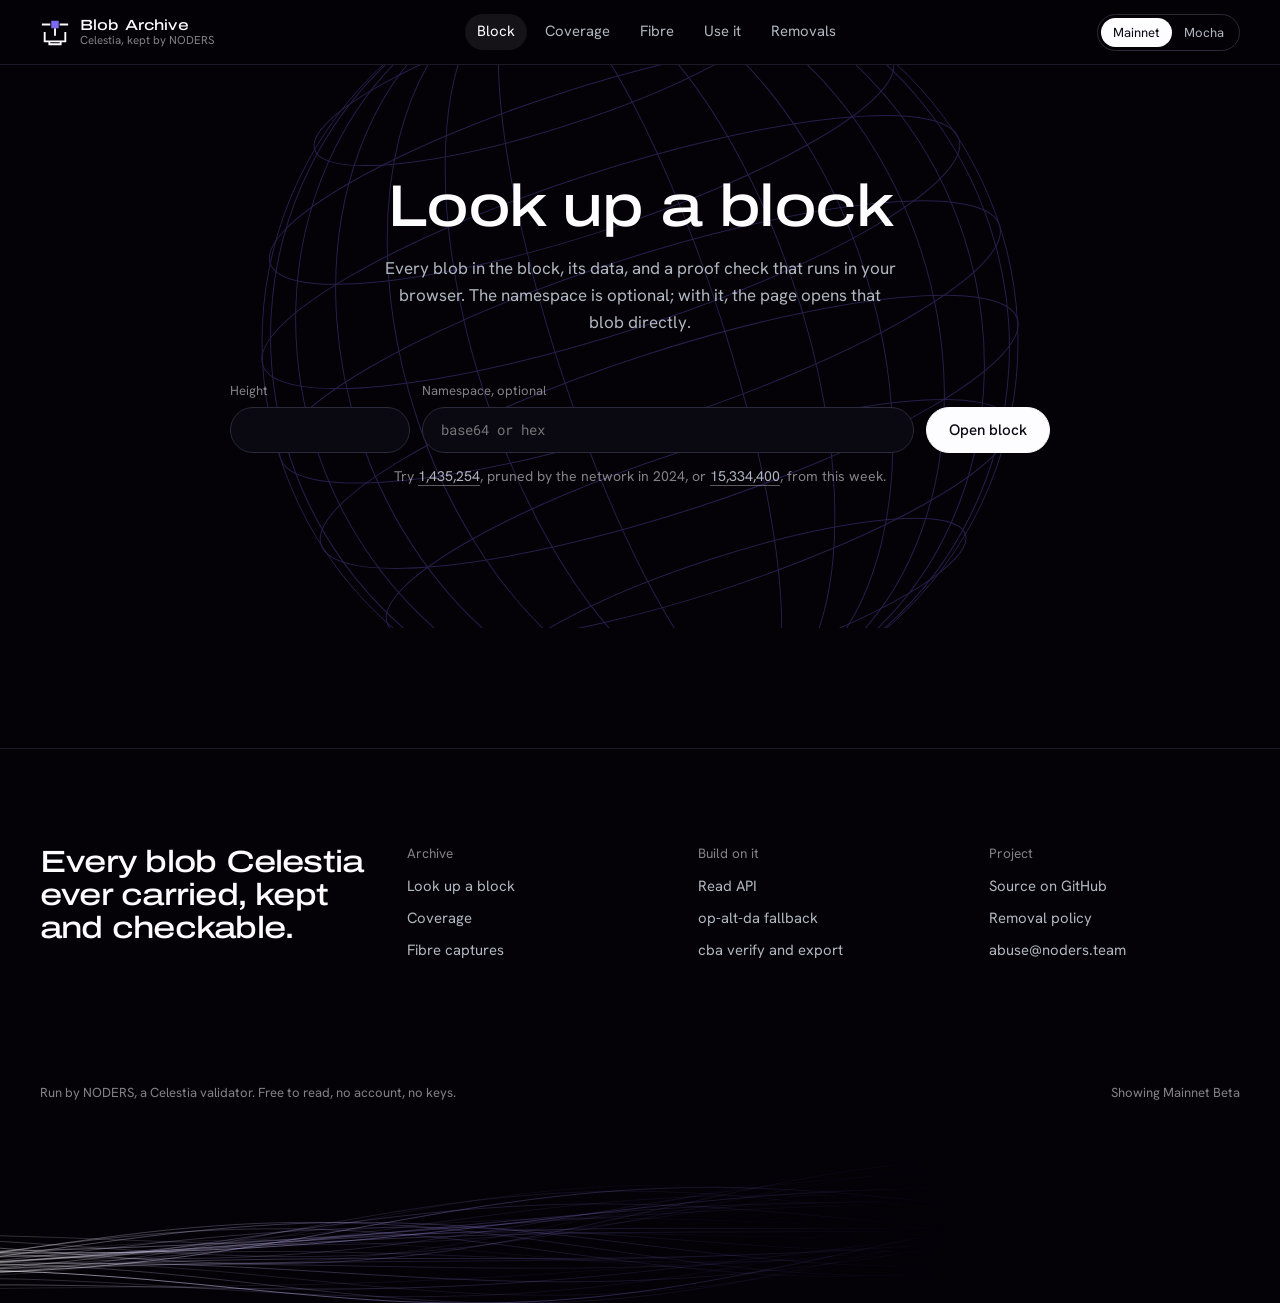
<file: site/block.html>
<!doctype html>
<html lang="en">
<head>
<meta charset="utf-8">
<meta name="viewport" content="width=device-width, initial-scale=1">
<title>Look up a block, Celestia Blob Archive</title>
<meta name="description" content="Every blob of a Celestia block, its data, and a proof check you can run in your browser.">
<meta name="theme-color" content="#040207">
<link rel="preconnect" href="https://fonts.googleapis.com">
<link rel="preconnect" href="https://fonts.gstatic.com" crossorigin>
<link href="https://fonts.googleapis.com/css2?family=Archivo:wdth,wght@62..125,400..600&family=Hanken+Grotesk:wght@400;500;600&family=Roboto+Mono:wght@400;500&display=swap" rel="stylesheet">
<link rel="icon" href="favicon.svg" type="image/svg+xml">
<link rel="stylesheet" href="site.css">
<style>
  main { padding-bottom: 120px; }
  /* finder */
  .find { padding: 40px 0 0; }
  .find h1 { display: none; }
  .find form { display: grid; grid-template-columns: 180px minmax(0, 1fr) auto; gap: 12px; align-items: end; }
  .find .pill { height: 46px; }
  .find .examples { margin: 12px 0 0; font-size: 0.88rem; color: var(--faint); }
  .find .examples a { color: var(--muted); }
  .find.alone { position: relative; isolation: isolate; padding: 110px 0 140px; text-align: center; overflow: hidden; }
  .find.alone h1 { display: block; margin: 0 auto 16px; font-size: clamp(2.2rem, 4.6vw, 3.8rem); }
  .find.alone .lead { display: block; margin: 0 auto 44px; }
  .find .lead { display: none; color: var(--muted); max-width: 52ch; }
  .find.alone form { max-width: 820px; margin: 0 auto; text-align: left; }
  .find.alone .art { position: absolute; left: 50%; top: 50%; width: 760px; transform: translate(-50%, -50%); opacity: 0.32; pointer-events: none; z-index: -1; }
  .find .art { display: none; }
  .find.alone .art { display: block; }
  @media (max-width: 720px) {
    .find form { grid-template-columns: minmax(0, 1fr); }
    .find.alone { padding: 64px 0 80px; }
  }

  /* block header */
  .bhead { display: flex; flex-wrap: wrap; justify-content: space-between; align-items: flex-end; gap: 20px; padding: 64px 0 28px; }
  .bnet { margin: 0 0 12px; color: var(--faint); font-size: 0.95rem; }
  .bhead h1 { font-size: clamp(2.3rem, 5vw, 4.2rem); }
  .bstate { margin: 16px 0 0; color: var(--muted); max-width: 60ch; }
  .bnav { display: flex; gap: 8px; }
  .bnav .pill { gap: 6px; }
  .facts { display: grid; grid-template-columns: 1.2fr 1.2fr 0.8fr 0.8fr; margin: 0; }
  .facts > div { padding: 20px 22px; min-width: 0; }
  .facts > div + div { border-left: 1px solid var(--line); }
  .facts dt { font-size: 0.8rem; color: var(--faint); margin-bottom: 6px; }
  .facts dd { margin: 0; font-size: 0.95rem; }
  .hashv { font-family: var(--mono); font-size: 0.8rem !important; overflow: hidden; text-overflow: ellipsis; white-space: nowrap; }
  @media (max-width: 1000px) {
    .facts { grid-template-columns: 1fr 1fr; }
    .facts > div:nth-child(3) { border-left: 0; }
    .facts > div:nth-child(n+3) { border-top: 1px solid var(--line); }
  }
  @media (max-width: 560px) {
    .bhead { padding-top: 40px; }
    .facts { grid-template-columns: minmax(0, 1fr); }
    .facts > div + div { border-left: 0; border-top: 1px solid var(--line); }
  }

  .bpart { padding-top: 88px; }
  .bpart-head { display: flex; flex-wrap: wrap; justify-content: space-between; align-items: baseline; gap: 10px 32px; margin-bottom: 24px; }
  .bpart-head h2 { font-size: clamp(1.5rem, 2.6vw, 2.1rem); }
  .bpart-head p { margin: 0; max-width: 52ch; font-size: 0.95rem; }
  .nsnote { color: var(--muted); font-size: 0.92rem; }
  .fibre-note { margin: 16px 0 0; padding: 14px 18px; border: 1px dashed var(--line); border-radius: 12px; color: var(--muted); font-size: 0.9rem; }
  #nsnote .notice { margin-bottom: 20px; }

  /* blob table */
  .blobtbl { border: 1px solid var(--line); border-radius: var(--radius); background: var(--bg-raise); }
  .blobtbl table { font-size: 0.92rem; }
  .blobtbl th { padding: 16px 20px 12px; }
  .blobtbl td { padding: 14px 20px; }
  .blobtbl th:first-child, .blobtbl td:first-child { padding-left: 24px; }
  .blobtbl tbody tr { cursor: pointer; }
  .blobtbl tbody tr:last-child td { border-bottom: 0; }
  .blobtbl tbody tr:hover td { background: rgba(255, 255, 255, 0.025); }
  .blobtbl tbody tr[aria-selected="true"] td { background: rgba(124, 104, 242, 0.1); }
  .blobtbl tbody tr[aria-selected="true"] td:first-child { box-shadow: inset 2px 0 0 var(--violet); }
  .blobtbl td a.hash { text-decoration: none; color: var(--ink); }
  .blobtbl td a.hash:hover { text-decoration: underline; }
  .tag { display: inline-block; margin-top: 6px; font-size: 0.75rem; color: var(--violet-text); border: 1px solid rgba(165, 151, 255, 0.45); border-radius: 999px; padding: 0 8px; }
  .c-short { display: none; }
  .blobtbl td.num { white-space: nowrap; }
  @media (max-width: 720px) { .opt, .nshex, .c-long { display: none; } .c-short { display: inline; } .blobtbl th, .blobtbl td { padding-left: 14px !important; padding-right: 10px; } }

  /* proof */
  .proof { display: grid; grid-template-columns: minmax(0, 0.95fr) minmax(0, 1.05fr); gap: 48px; align-items: start; }
  .sqfig { position: sticky; top: 88px; margin: 0; padding: 22px; }
  .sqfig canvas { display: block; width: 100%; }
  .sqlegend { display: flex; flex-wrap: wrap; gap: 4px 16px; list-style: none; margin: 16px 0 0; padding: 0; font-size: 0.8rem; color: var(--muted); }
  .sqlegend i { display: inline-block; width: 10px; height: 10px; border-radius: 2px; margin-right: 6px; vertical-align: -1px; }
  .k-blob { background: #7c68f2; } .k-other { background: #3d3670; } .k-tx { background: #5b5a70; }
  .k-pad { background: #17151f; box-shadow: inset 0 0 0 1px #2a2a3a; }
  .k-par { background: repeating-linear-gradient(135deg, #1d1b28 0 1px, #0e0c15 1px 5px); box-shadow: inset 0 0 0 1px #2a2a3a; }
  .sqfig figcaption { margin-top: 12px; font-size: 0.84rem; color: var(--faint); line-height: 1.5; }
  .zoomcap { margin: 20px 0 8px; font-size: 0.84rem; color: var(--faint); }
  #zoom { display: block; }

  .steps { list-style: none; margin: 0; padding: 0; counter-reset: st; position: relative; }
  .steps > li { counter-increment: st; position: relative; padding: 0 0 36px 56px; }
  .steps > li::before {
    content: counter(st); position: absolute; left: 0; top: -2px; width: 32px; height: 32px; border-radius: 50%;
    border: 1px solid var(--line); display: grid; place-items: center; font-family: var(--display); font-stretch: 125%; font-size: 0.85rem; color: var(--muted); background: var(--bg);
    transition: border-color 0.2s, color 0.2s;
  }
  .steps > li::after { content: ""; position: absolute; left: 16px; top: 34px; bottom: 2px; border-left: 1px solid var(--line); }
  .steps > li:last-child::after { display: none; }
  .steps > li.active::before { border-color: var(--violet); color: var(--ink); }
  .claim { font-size: 1.08rem; margin: 0 0 8px; font-weight: 500; line-height: 1.45; }
  .why { color: var(--muted); font-size: 0.94rem; margin: 0 0 14px; }
  .claim .mono, .why .mono { font-size: 0.86em; color: var(--violet-text); }
  .whos { display: flex; flex-wrap: wrap; gap: 8px; }
  .who { font-size: 0.78rem; padding: 3px 11px; border-radius: 999px; border: 1px solid var(--line); color: var(--muted); }
  .who::before { content: ""; display: inline-block; width: 6px; height: 6px; border-radius: 50%; margin-right: 7px; vertical-align: 1px; background: currentColor; }
  .w-browser { color: var(--violet-text); border-color: rgba(165, 151, 255, 0.45); }
  .w-archive { color: var(--ink); border-color: rgba(253, 252, 255, 0.35); }
  .w-node { border-style: dashed; }
  .w-node::before { background: transparent; box-shadow: inset 0 0 0 1px currentColor; }
  .w-bad { color: var(--bad); border-color: rgba(255, 138, 138, 0.5); }
  .roots { list-style: none; margin: 4px 0 12px; padding: 0; font-size: 0.85rem; }
  .roots li { display: flex; justify-content: space-between; gap: 16px; padding: 7px 0; border-bottom: 1px solid var(--line-soft); }
  .roots li span:first-child { color: var(--faint); }
  .roots .mono { overflow: hidden; text-overflow: ellipsis; }
  .steps .codebox { margin: 4px 0 14px; }

  .dataview { border: 1px solid var(--line); border-radius: 12px; overflow: hidden; background: #0a0811; margin-top: 6px; }
  .dv-bar { display: flex; justify-content: space-between; align-items: center; gap: 10px; padding: 8px 10px; border-bottom: 1px solid var(--line); }
  .dv-actions { display: flex; gap: 6px; }
  .seg { display: inline-flex; padding: 2px; border: 1px solid var(--line); border-radius: 999px; }
  .seg button { font: inherit; font-size: 0.78rem; padding: 3px 12px; border: 0; border-radius: 999px; background: transparent; color: var(--muted); cursor: pointer; }
  .seg button[aria-pressed="true"] { background: var(--ink); color: var(--paper-ink); }
  .dump { margin: 0; padding: 14px 16px; font-family: var(--mono); font-size: 0.76rem; line-height: 1.75; color: #d6d2e6; overflow: auto; max-height: 360px; white-space: pre; }
  .dump.text { white-space: pre-wrap; word-break: break-all; font-size: 0.8rem; }
  .dump .off { color: #5d5b72; }
  .dump .asc { color: var(--violet-text); }

  .verdict { margin: 4px 0 0 56px; padding: 22px 24px; border-radius: 12px; border: 1px solid rgba(165, 151, 255, 0.4); background: rgba(124, 104, 242, 0.07); }
  .verdict.bad { border-color: rgba(255, 138, 138, 0.45); background: rgba(255, 138, 138, 0.05); }
  .verdict .vt { font-family: var(--display); font-stretch: 125%; font-weight: 500; letter-spacing: -0.015em; font-size: 1.08rem; margin: 0 0 8px; }
  .verdict p.muted { margin: 0; font-size: 0.92rem; }
  #out > .notice { margin-top: 56px; max-width: 760px; }

  @media (max-width: 900px) {
    .proof { grid-template-columns: minmax(0, 1fr); gap: 32px; }
    .sqfig { position: static; padding: 16px; }
    .steps > li { padding-left: 46px; }
    .verdict { margin-left: 0; }
  }
</style>
<script>(function(d){d.classList.add("fl");var done=function(){d.classList.remove("fl")};setTimeout(done,900);if(d.fonts||document.fonts){var f=document.fonts;Promise.all([f.load("500 1em Archivo"),f.load("400 1em \"Hanken Grotesk\"")]).then(done,done)}})(document.documentElement)</script>
</head>
<body>
<header class="top" data-ph aria-hidden="true"><div class="wrap"></div></header>
<main>
  <div class="wrap">
    <section class="find" id="find" aria-labelledby="find-h">
      <div class="art" id="find-art" aria-hidden="true"></div>
      <h1 id="find-h">Look up a block</h1>
      <p class="lead">Every blob in the block, its data, and a proof check that runs in your browser. The namespace is optional; with it, the page opens that blob directly.</p>
      <form id="lookup" action="block.html" method="get" role="search">
        <input type="hidden" name="net" id="f-net">
        <label class="field">Height<input id="f-h" name="h" inputmode="numeric" autocomplete="off" spellcheck="false" required></label>
        <label class="field">Namespace, optional<input class="mono" id="f-ns" name="ns" autocomplete="off" spellcheck="false" placeholder="base64 or hex"></label>
        <button class="pill" type="submit">Open block</button>
      </form>
      <p class="examples" id="examples"></p>
    </section>
    <div id="out" aria-live="polite"><p class="loading" style="margin-top:56px">Reading the archive</p></div>
  </div>
</main>
<script type="module">
// Smooth, inertial wheel scrolling (Lenis, vendored as an ES module so it adds no globals).
// Inner scrollers (tables, code) keep native scrolling; anchor links glide and stop below the
// sticky header. Off with reduced motion.
import Lenis from "./vendor/lenis.esm.js";
if (!matchMedia("(prefers-reduced-motion: reduce)").matches) {
  window.lenis = new Lenis({ lerp: 0.1, smoothWheel: true, allowNestedScroll: true, anchors: { offset: -80 }, autoRaf: true });
}
</script>
<script src="site.js"></script>
<script src="verify.js"></script>
<script>chrome("block.html"); document.getElementById("find-art").innerHTML = sphereSVG({ size: 760, opacity: 0.9 });</script>
<script src="block.js"></script>
</body>
</html>
</file>
<file: site/site.css>
/* Celestia blob archive, direction D: in Celestia's own visual language. */
:root {
  --bg: #040207;
  --bg-raise: #0c0a13;
  --panel: #12101b;
  --line: #2a2a3a;
  --line-soft: #1b1a26;
  --ink: #fdfcff;
  --muted: #b0b7c0;
  --faint: rgba(255, 255, 255, 0.5);
  --violet: #7c68f2;
  --violet-text: #a597ff;   /* violet for text and thin strokes on dark (AA) */
  --violet-deep: #3a2f86;
  --paper: #fdfcff;
  --paper-ink: #0a0810;
  --paper-muted: #545766;
  --paper-line: #e3e1ec;
  --bad: #ff8a8a;
  --ok: #a597ff;
  /* time axis lanes */
  --archive: #7c68f2;
  --network: #b0b7c0;
  --fibre: #fdfcff;
  --gap: rgba(255, 255, 255, 0.2);
  --rule: #23222f;
  --axis: #3a3949;

  --display: "Archivo", "Helvetica Neue", Arial, sans-serif;
  --sans: "Hanken Grotesk", "Helvetica Neue", Arial, sans-serif;
  --mono: "Roboto Mono", ui-monospace, Menlo, monospace;

  --wrap: 1240px;
  --gutter: 40px;
  --radius: 14px;
}
@media (max-width: 720px) { :root { --gutter: 16px; } }

* { box-sizing: border-box; }
html { -webkit-text-size-adjust: 100%; scroll-behavior: smooth; }
@media (prefers-reduced-motion: reduce) { html { scroll-behavior: auto; } }
body {
  margin: 0; background: var(--bg); color: var(--ink);
  font-family: var(--sans); font-size: 17px; line-height: 1.6;
  -webkit-font-smoothing: antialiased; -moz-osx-font-smoothing: grayscale;
}
a { color: inherit; text-decoration-color: rgba(253, 252, 255, 0.35); text-underline-offset: 4px; text-decoration-thickness: 1px; }
a:hover { text-decoration-color: currentColor; }
:focus-visible { outline: 2px solid var(--violet-text); outline-offset: 3px; border-radius: 4px; }
p { margin: 0 0 1em; }
code, pre, kbd, .mono { font-family: var(--mono); font-size: 0.86em; }
code { color: var(--ink); background: rgba(255, 255, 255, 0.06); padding: 1px 5px; border-radius: 4px; }
h1, h2, h3 { margin: 0; font-family: var(--display); font-stretch: 125%; font-weight: 500; letter-spacing: -0.025em; line-height: 1.08; }
h1 { font-size: clamp(2.3rem, 5.2vw, 4.5rem); }
h2 { font-size: clamp(1.75rem, 3.4vw, 2.9rem); }
h3 { font-size: 1.22rem; letter-spacing: -0.015em; line-height: 1.2; }
.num, .tab { font-variant-numeric: tabular-nums; }
.sr { position: absolute; width: 1px; height: 1px; overflow: hidden; clip: rect(0 0 0 0); white-space: nowrap; }

.wrap { max-width: calc(var(--wrap) + 2 * var(--gutter)); margin: 0 auto; padding: 0 var(--gutter); }
.muted { color: var(--muted); }
.faint { color: var(--faint); }
.lede { font-size: 1.15rem; color: var(--muted); max-width: 56ch; }
.err { color: var(--bad); }

/* ---------- header ---------- */
.top { position: sticky; top: 0; z-index: 20; background: rgba(4, 2, 7, 0.92); border-bottom: 1px solid var(--line-soft); }
@supports (backdrop-filter: blur(8px)) { .top { background: rgba(4, 2, 7, 0.78); backdrop-filter: blur(10px); } }
.top .wrap { display: flex; align-items: center; gap: 24px; height: 64px; }
.brand { display: inline-flex; align-items: center; gap: 10px; text-decoration: none; flex: none; }
.brand svg { width: 30px; height: 30px; }
.brand span { font-family: var(--display); font-stretch: 125%; font-weight: 500; font-size: 0.92rem; letter-spacing: 0.01em; line-height: 1.05; }
.brand small { display: block; font-family: var(--sans); font-stretch: 100%; font-size: 0.72rem; color: var(--faint); letter-spacing: 0; font-weight: 400; }
.top nav { margin: 0 auto; }
.nav { display: flex; gap: 6px; list-style: none; margin: 0; padding: 0; }
.nav a { display: block; padding: 6px 12px; border-radius: 999px; color: var(--muted); font-size: 0.93rem; text-decoration: none; }
.nav a:hover { color: var(--ink); }
.nav a[aria-current="page"] { color: var(--ink); background: rgba(255, 255, 255, 0.07); }
.top-right { display: flex; align-items: center; gap: 12px; flex: none; }
.netswitch { display: inline-flex; padding: 3px; border: 1px solid var(--line); border-radius: 999px; }
.netswitch button {
  font: inherit; font-size: 0.82rem; padding: 4px 12px; border: 0; border-radius: 999px; background: transparent;
  color: var(--muted); cursor: pointer;
}
.netswitch button[aria-pressed="true"] { background: var(--ink); color: var(--paper-ink); }
.menu-btn { display: none; }
@media (max-width: 960px) {
  .top .wrap { gap: 12px; }
  .nav {
    display: none; position: absolute; top: 64px; left: 0; right: 0; flex-direction: column; gap: 0;
    background: var(--bg); border-bottom: 1px solid var(--line); padding: 8px var(--gutter) 18px;
  }
  .nav.open { display: flex; }
  .nav a { padding: 12px 0; font-size: 1.05rem; border-radius: 0; border-bottom: 1px solid var(--line-soft); }
  .nav a[aria-current="page"] { background: none; }
  .top-right { margin-left: auto; }
  .top-right .pill { display: none; }
  .menu-btn {
    display: inline-flex; align-items: center; justify-content: center; width: 40px; height: 40px; border-radius: 999px;
    border: 1px solid var(--line); background: transparent; color: var(--ink); cursor: pointer;
  }
}
@media (max-width: 420px) { .brand small { display: none; } .netswitch button { padding: 4px 9px; } }

/* ---------- buttons ---------- */
.pill {
  display: inline-flex; align-items: center; justify-content: center; gap: 8px; height: 44px; padding: 0 22px;
  border-radius: 999px; background: var(--ink); color: var(--paper-ink); border: 1px solid var(--ink);
  font: 500 0.95rem/1 var(--sans); text-decoration: none; cursor: pointer; white-space: nowrap;
}
.pill:hover { background: #e9e6f6; }
.pill.ghost { background: rgba(255, 255, 255, 0.03); color: var(--ink); border-color: rgba(255, 255, 255, 0.28); }
.pill.ghost:hover { border-color: var(--ink); }
.pill.small { height: 36px; padding: 0 16px; font-size: 0.87rem; }
.on-paper .pill { background: var(--paper-ink); color: var(--paper); border-color: var(--paper-ink); }
.on-paper .pill:hover { background: #2a2733; }
.quiet {
  font: inherit; font-size: 0.85rem; color: var(--muted); background: transparent; border: 1px solid var(--line);
  border-radius: 999px; padding: 5px 12px; cursor: pointer;
}
.quiet:hover { color: var(--ink); border-color: var(--faint); }

/* ---------- sections ---------- */
.section { padding: 128px 0; }
.section + .section { padding-top: 0; }
.kicker { color: var(--faint); font-size: 0.95rem; margin: 0 0 20px; }
.section-head { max-width: 760px; margin-bottom: 56px; }
.section-head h2 + p { margin-top: 22px; }
.section-head.center { margin-left: auto; margin-right: auto; text-align: center; }
.section-head.center .lede { margin-left: auto; margin-right: auto; }
.on-paper { background: var(--paper); color: var(--paper-ink); }
.on-paper .lede, .on-paper .muted { color: var(--paper-muted); }
.on-paper .kicker { color: var(--paper-muted); }
.on-paper a { text-decoration-color: rgba(10, 8, 16, 0.3); }
.on-paper code { color: var(--paper-ink); background: rgba(10, 8, 16, 0.06); }
@media (max-width: 720px) { .section { padding: 88px 0; } .section-head { margin-bottom: 36px; } }

.panel { background: var(--bg-raise); border: 1px solid var(--line); border-radius: var(--radius); }

/* ---------- page heads for inner pages ---------- */
.page-head { padding: 88px 0 56px; position: relative; overflow: hidden; }
.page-head h1 { font-size: clamp(2.1rem, 4.4vw, 3.6rem); max-width: 18ch; }
.page-head .lede { margin-top: 22px; }
.page-head .art { position: absolute; right: -60px; top: -40px; width: 520px; height: 520px; opacity: 0.55; pointer-events: none; }
@media (max-width: 900px) { .page-head .art { opacity: 0.25; right: -200px; } }
@media (max-width: 720px) { .page-head { padding: 56px 0 36px; } }

/* ---------- code ---------- */
.codebox { position: relative; background: #0a0811; border: 1px solid var(--line); border-radius: 12px; margin: 0 0 18px; }
.codebox pre { margin: 0; padding: 18px 84px 18px 20px; overflow-x: auto; font-size: 0.84rem; line-height: 1.7; color: #dcd9ea; }
.codebox pre code { background: none; padding: 0; font-size: inherit; color: inherit; }
.codebox .copy { position: absolute; top: 10px; right: 10px; }
.codebox .copy { font: inherit; font-size: 0.78rem; color: var(--muted); background: var(--bg); border: 1px solid var(--line); border-radius: 999px; padding: 3px 10px; cursor: pointer; }
.codebox .copy:hover { color: var(--ink); }

/* ---------- tables ---------- */
.tbl { overflow-x: auto; max-width: 100%; }
table { border-collapse: collapse; width: 100%; font-size: 0.93rem; }
th { text-align: left; font-weight: 400; color: var(--faint); font-size: 0.82rem; padding: 0 16px 12px 0; border-bottom: 1px solid var(--line); white-space: nowrap; }
td { padding: 14px 16px 14px 0; border-bottom: 1px solid var(--line-soft); vertical-align: top; }
td.r, th.r { text-align: right; }
.hash { font-family: var(--mono); font-size: 0.82rem; word-break: break-all; color: var(--muted); }
.nsname { display: block; color: var(--ink); }

/* ---------- forms ---------- */
.field { display: flex; flex-direction: column; gap: 6px; font-size: 0.82rem; color: var(--faint); }
.field input, .field select {
  font: inherit; font-size: 1rem; color: var(--ink); background: #0a0811; border: 1px solid var(--line);
  border-radius: 999px; height: 46px; padding: 0 18px; min-width: 0;
}
.field input:focus { border-color: var(--violet-text); outline: none; box-shadow: 0 0 0 3px rgba(124, 104, 242, 0.25); }
.field input.mono { font-family: var(--mono); font-size: 0.86rem; }

/* ---------- timeline (shared with b/'s logic) ---------- */
.tl { position: relative; user-select: none; -webkit-user-select: none; touch-action: pan-y; }
.tl svg { display: block; width: 100%; overflow: visible; font-family: var(--sans); }
.tl[tabindex] { cursor: crosshair; }
.tl:focus-visible { outline-offset: 8px; }
.tl .tip {
  position: absolute; top: 0; pointer-events: none; background: var(--ink); color: var(--paper-ink);
  font-size: 0.8rem; line-height: 1.4; padding: 7px 10px; border-radius: 8px; white-space: nowrap; z-index: 2; transform: translateX(-50%);
}
.tl .tip[hidden] { display: none; }
.lens { display: block; width: 100%; height: 40px; }
.lens polygon { fill: rgba(124, 104, 242, 0.07); }
.lens line { stroke: var(--line); stroke-width: 1; }

/* ---------- footer ---------- */
.foot { position: relative; overflow: hidden; border-top: 1px solid var(--line-soft); padding: 96px 0 200px; }
.foot-grid { display: grid; grid-template-columns: 1.3fr 1fr 1fr 1fr; gap: 40px; position: relative; z-index: 1; }
.foot h2 { font-size: clamp(1.4rem, 2.4vw, 2rem); max-width: 16ch; }
.foot h3 { font-family: var(--sans); font-stretch: 100%; font-weight: 400; font-size: 0.85rem; color: var(--faint); letter-spacing: 0; margin-bottom: 14px; }
.foot ul { list-style: none; margin: 0; padding: 0; display: grid; gap: 8px; font-size: 0.93rem; }
.foot ul a { text-decoration: none; color: var(--muted); }
.foot ul a:hover { color: var(--ink); }
.foot-base { display: flex; flex-wrap: wrap; justify-content: space-between; gap: 8px 24px; margin-top: 120px; font-size: 0.82rem; color: var(--faint); position: relative; z-index: 1; }
.foot-wave { position: absolute; left: 0; right: 0; bottom: -30px; height: 220px; pointer-events: none; opacity: 0.9; }
.foot-wave svg { width: 100%; height: 100%; display: block; }
@media (max-width: 860px) { .foot-grid { grid-template-columns: 1fr 1fr; } .foot-grid > :first-child { grid-column: 1 / -1; } .foot-base { margin-top: 96px; } }

/* ---------- states ---------- */
.notice { border: 1px solid var(--line); border-radius: 12px; padding: 18px 20px; background: var(--bg-raise); }
.notice strong { display: block; font-weight: 600; margin-bottom: 4px; }
.notice.bad { border-color: rgba(255, 138, 138, 0.4); }
.loading { color: var(--faint); }
.loading::after { content: ""; display: inline-block; width: 18px; text-align: left; animation: dots 1.2s steps(4) infinite; }
@keyframes dots { 0% { content: ""; } 25% { content: "."; } 50% { content: ".."; } 75% { content: "..."; } }
@media (prefers-reduced-motion: reduce) { .loading::after { animation: none; content: "..."; } }

/* ---------- inner pages ---------- */
.inner { padding-bottom: 72px; }
.block-sec { padding: 72px 0 0; }
.block-sec > h2, .sec-title { font-size: clamp(1.5rem, 2.6vw, 2.1rem); margin-bottom: 20px; }
.two { display: grid; grid-template-columns: minmax(0, 1fr) minmax(0, 1fr); gap: 32px 64px; align-items: start; }
@media (max-width: 860px) { .two { grid-template-columns: minmax(0, 1fr); } }
.prose p, .prose li { color: var(--muted); max-width: 64ch; }
.prose strong, .prose b { color: var(--ink); font-weight: 500; }
.prose h3 { margin: 32px 0 12px; }
.small { font-size: 0.86rem; }
.seg { display: inline-flex; padding: 3px; border: 1px solid var(--line); border-radius: 999px; flex-wrap: wrap; }
.seg button { font: inherit; font-size: 0.82rem; padding: 4px 14px; border: 0; border-radius: 999px; background: transparent; color: var(--muted); cursor: pointer; }
.seg button[aria-pressed="true"] { background: var(--ink); color: var(--paper-ink); }
.netpanel { padding: 32px 36px; margin-bottom: 20px; }
.netpanel > h2 { font-size: clamp(1.4rem, 2.2vw, 1.8rem); margin-bottom: 22px; }
@media (max-width: 720px) { .netpanel { padding: 22px 16px; } }
.facts-list { display: grid; grid-template-columns: minmax(0, 1fr) auto; margin: 0; font-size: 0.92rem; }
.facts-list dt, .facts-list dd { margin: 0; padding: 10px 0; border-top: 1px solid var(--line-soft); }
.facts-list dt { color: var(--muted); }
.facts-list dd { text-align: right; font-family: var(--mono); font-size: 0.84rem; }
.toc { display: flex; flex-wrap: wrap; gap: 8px; list-style: none; padding: 0; margin: 28px 0 0; }
.toc a { display: inline-block; padding: 6px 14px; border: 1px solid var(--line); border-radius: 999px; text-decoration: none; color: var(--muted); font-size: 0.88rem; }
.toc a:hover { color: var(--ink); border-color: var(--faint); }

/* ---- Smoothness: page transitions, font loading, reserved space ---- */
@view-transition { navigation: auto; }
::view-transition-old(root), ::view-transition-new(root) { animation-duration: 0.22s; animation-timing-function: ease; }
header.top { view-transition-name: site-top; }
@keyframes page-in { from { opacity: 0; transform: translateY(6px); } to { opacity: 1; transform: none; } }
/* Until the web fonts are in (≤ 0.9 s, instant from cache) the page stays hidden, so text never re-wraps in view. */
html.fl main { visibility: hidden; animation: none; }
main { animation: page-in 0.38s ease both; }
/* Content filled in from the archive appears with the same short fade. */
#out > *, [data-reveal] > * { animation: page-in 0.35s ease both; }
/* The block page holds its space while it reads the archive, so the footer does not jump. */
#out:has(> .loading:only-child) { min-height: 100vh; }
@media (prefers-reduced-motion: reduce) {
  @view-transition { navigation: none; }
  main, #out > *, [data-reveal] > * { animation: none; }
}

/* ---- Scrollbars in the site's palette (page and inner scrollers) ---- */
html { color-scheme: dark; scrollbar-color: rgba(124, 104, 242, 0.45) rgb(4, 2, 7); }
* { scrollbar-width: thin; scrollbar-color: rgba(124, 104, 242, 0.4) transparent; }
::-webkit-scrollbar { width: 10px; height: 10px; }
::-webkit-scrollbar-track { background: transparent; }
::-webkit-scrollbar-thumb { background: rgba(124, 104, 242, 0.35); border-radius: 999px; border: 3px solid transparent; background-clip: padding-box; }
::-webkit-scrollbar-thumb:hover { background: rgba(124, 104, 242, 0.65); border: 2px solid transparent; background-clip: padding-box; }
::-webkit-scrollbar-corner { background: transparent; }
html::-webkit-scrollbar-track { background: rgb(4, 2, 7); }

/* Lenis smooth scrolling (from lenis/dist/lenis.css) */
html.lenis, html.lenis body { height: auto; }
html.lenis { scroll-behavior: auto; }
.lenis:not(.lenis-autoToggle).lenis-stopped { overflow: clip; }
.lenis [data-lenis-prevent], .lenis [data-lenis-prevent-wheel], .lenis [data-lenis-prevent-touch] { overscroll-behavior: contain; }
.lenis.lenis-smooth iframe { pointer-events: none; }
</file>
